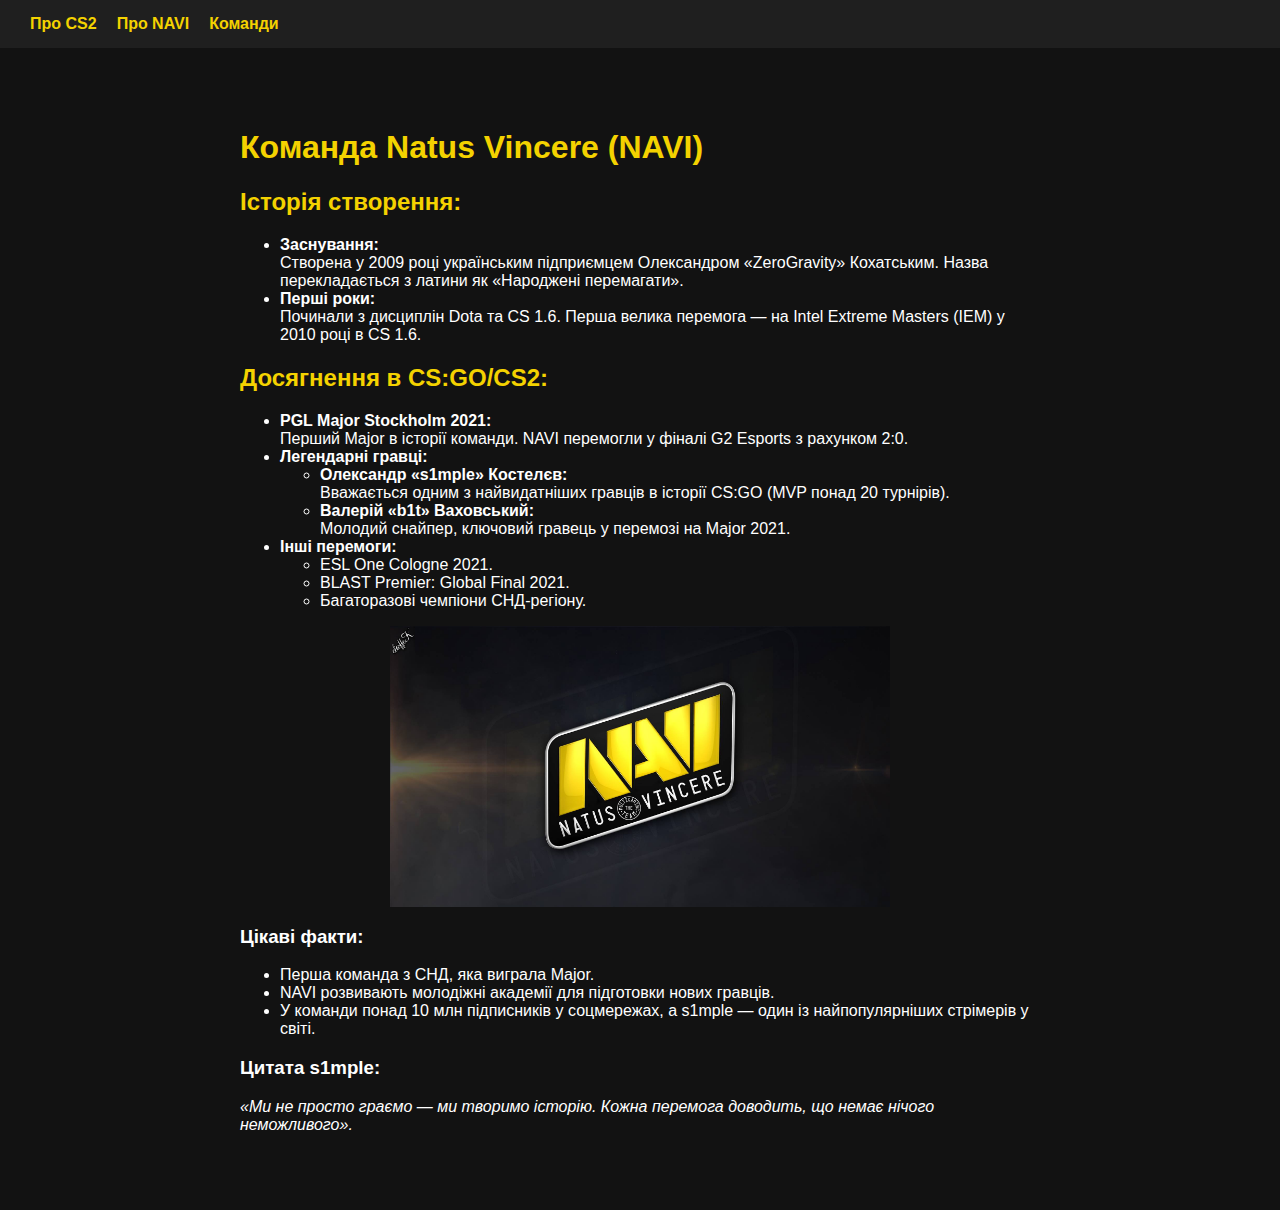
<file: index.html>
<!DOCTYPE html>
<html lang="uk">
    <head>
        <meta charset="UTF-8" />
        <title>Про NAVI</title>
        <link rel="stylesheet" href="style.css" />
    </head>
    <body>
        <header>
            <nav>
                <ul>
                    <li><a href="cs2.html">Про CS2</a></li>
                    <li><a href="index.html">Про NAVI</a></li>

                    <li><a href="teams.html">Команди</a></li>
                </ul>
            </nav>
        </header>

        <main class="section">
            <h1>Команда Natus Vincere (NAVI)</h1>
            <h2>Історія створення:</h2>
            <ul>
                <li>
                    <div class="li__title">Заснування:</div>
                    Створена у 2009 році українським підприємцем Олександром «ZeroGravity»
                    Кохатським. Назва перекладається з латини як «Народжені перемагати».
                </li>
                <li>
                    <div class="li__title">Перші роки:</div>
                    Починали з дисциплін Dota та CS 1.6. Перша велика перемога — на Intel Extreme
                    Masters (IEM) у 2010 році в CS 1.6.
                </li>
            </ul>
            <h2>Досягнення в CS:GO/CS2:</h2>
            <ul>
                <li>
                    <div class="li__title">PGL Major Stockholm 2021:</div>
                    Перший Major в історії команди. NAVI перемогли у фіналі G2 Esports з рахунком
                    2:0.
                </li>
                <li>
                    <div class="li__title">Легендарні гравці:</div>
                    <ul>
                        <li>
                            <div class="li__title">Олександр «s1mple» Костелєв:</div>
                            Вважається одним з найвидатніших гравців в історії CS:GO (MVP понад 20
                            турнірів).
                        </li>
                        <li>
                            <div class="li__title">Валерій «b1t» Ваховський:</div>
                            Молодий снайпер, ключовий гравець у перемозі на Major 2021.
                        </li>
                    </ul>
                </li>
                <li>
                    <div class="li__title">Інші перемоги:</div>
                    <ul>
                        <li>ESL One Cologne 2021.</li>
                        <li>BLAST Premier: Global Final 2021.</li>
                        <li>Багаторазові чемпіони СНД-регіону.</li>
                    </ul>
                </li>
            </ul>

            <img class="navi__img" src="/images/navi.jpg" alt="" />
            <h3>Цікаві факти:</h3>
            <ul>
                <li>Перша команда з СНД, яка виграла Major.</li>
                <li>NAVI розвивають молодіжні академії для підготовки нових гравців.</li>
                <li>
                    У команди понад 10 млн підписників у соцмережах, а s1mple — один із
                    найпопулярніших стрімерів у світі.
                </li>
            </ul>
            <h3>Цитата s1mple:</h3>
            <p class="quote">
                «Ми не просто граємо — ми творимо історію. Кожна перемога доводить, що немає нічого
                неможливого».
            </p>
        </main>
        <script src="/script.js"></script>
    </body>
</html>
</file>
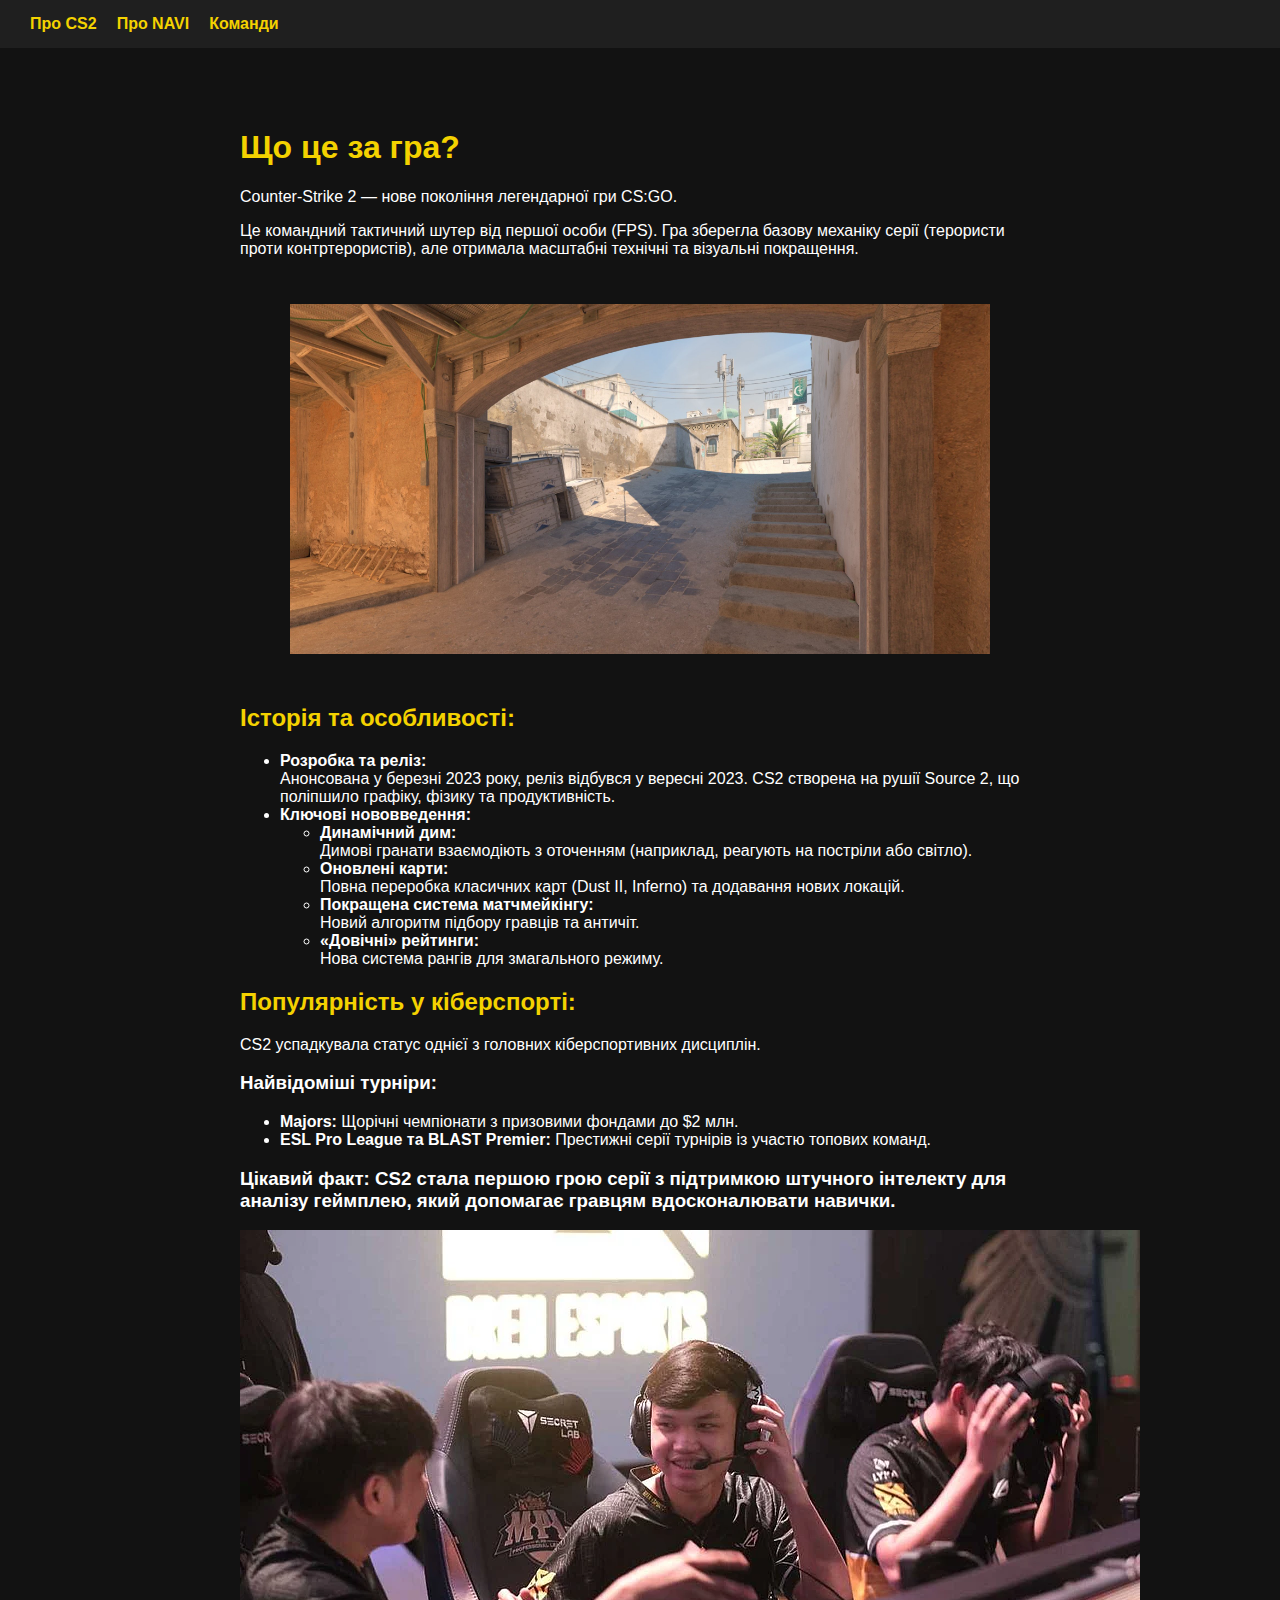
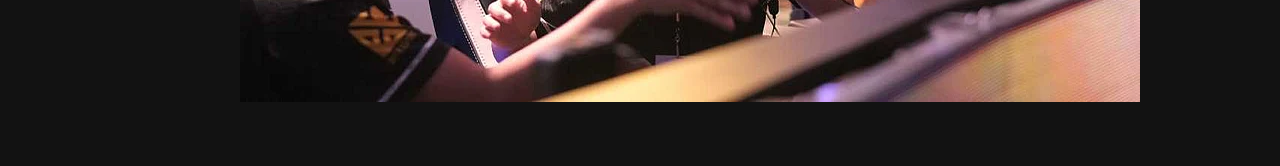
<file: cs2.html>
<!DOCTYPE html>
<html lang="uk">
    <head>
        <meta charset="UTF-8" />
        <title>Про CS2</title>
        <link rel="stylesheet" href="style.css" />
    </head>
    <body>
        <header>
            <nav>
                <ul>
                    <li><a href="cs2.html">Про CS2</a></li>
                    <li><a href="index.html">Про NAVI</a></li>

                    <li><a href="teams.html">Команди</a></li>
                </ul>
            </nav>
            <div class="burger">
                <span class="burger__bar"></span>
            </div>
        </header>

        <main class="section">
            <h1>Що це за гра?</h1>
            <p>Counter-Strike 2 — нове покоління легендарної гри CS:GO.</p>
            <p>
                Це командний тактичний шутер від першої особи (FPS). Гра зберегла базову механіку
                серії (терористи проти контртерористів), але отримала масштабні технічні та
                візуальні покращення.
            </p>
            <div class="image__cs2"><img src="/images/mapscreenshot.jpg" alt="" /></div>
            <h2>Історія та особливості:</h2>
            <ul>
                <li>
                    <div class="li__title">Розробка та реліз:</div>
                    Анонсована у березні 2023 року, реліз відбувся у вересні 2023. CS2 створена на
                    рушії Source 2, що поліпшило графіку, фізику та продуктивність.
                </li>
                <li>
                    <div class="li__title">Ключові нововведення:</div>
                    <ul>
                        <li>
                            <div class="li__title">Динамічний дим:</div>
                            Димові гранати взаємодіють з оточенням (наприклад, реагують на постріли
                            або світло).
                        </li>
                        <li>
                            <div class="li__title">Оновлені карти:</div>
                            Повна переробка класичних карт (Dust II, Inferno) та додавання нових
                            локацій.
                        </li>
                        <li>
                            <div class="li__title">Покращена система матчмейкінгу:</div>
                            Новий алгоритм підбору гравців та античіт.
                        </li>
                        <li>
                            <div class="li__title">«Довічні» рейтинги:</div>
                            Нова система рангів для змагального режиму.
                        </li>
                    </ul>
                </li>
            </ul>
            <h2>Популярність у кіберспорті:</h2>
            <p>CS2 успадкувала статус однієї з головних кіберспортивних дисциплін.</p>
            <h3>Найвідоміші турніри:</h3>
            <ul>
                <li>
                    <span class="li__title">Majors:</span>
                    Щорічні чемпіонати з призовими фондами до $2 млн.
                </li>
                <li>
                    <span class="li__title">ESL Pro League та BLAST Premier:</span>
                    Престижні серії турнірів із участю топових команд.
                </li>
            </ul>
            <h3>
                Цікавий факт: CS2 стала першою грою серії з підтримкою штучного інтелекту для
                аналізу геймплею, який допомагає гравцям вдосконалювати навички.
            </h3>
            <img src="/images/cybersport.webp" alt="" />
        </main>
        <script src="/script.js"></script>
    </body>
</html>
</file>
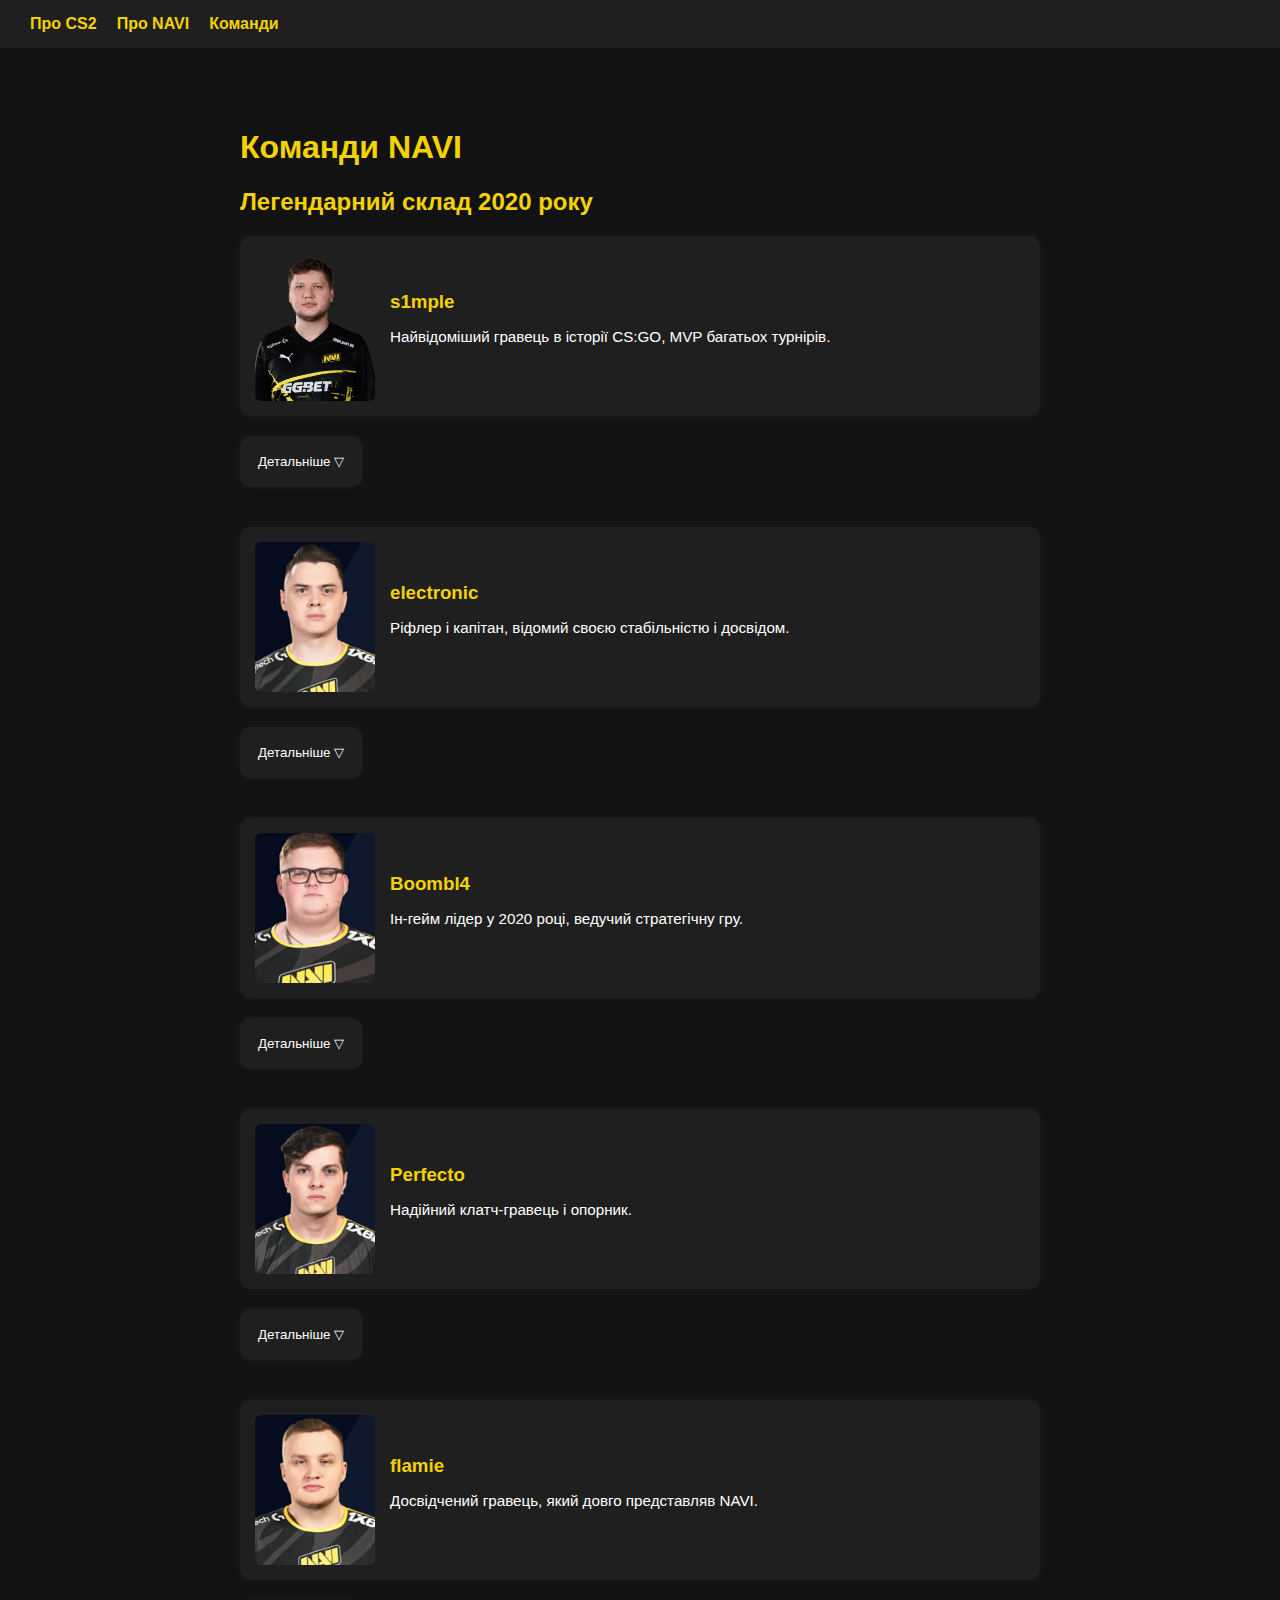
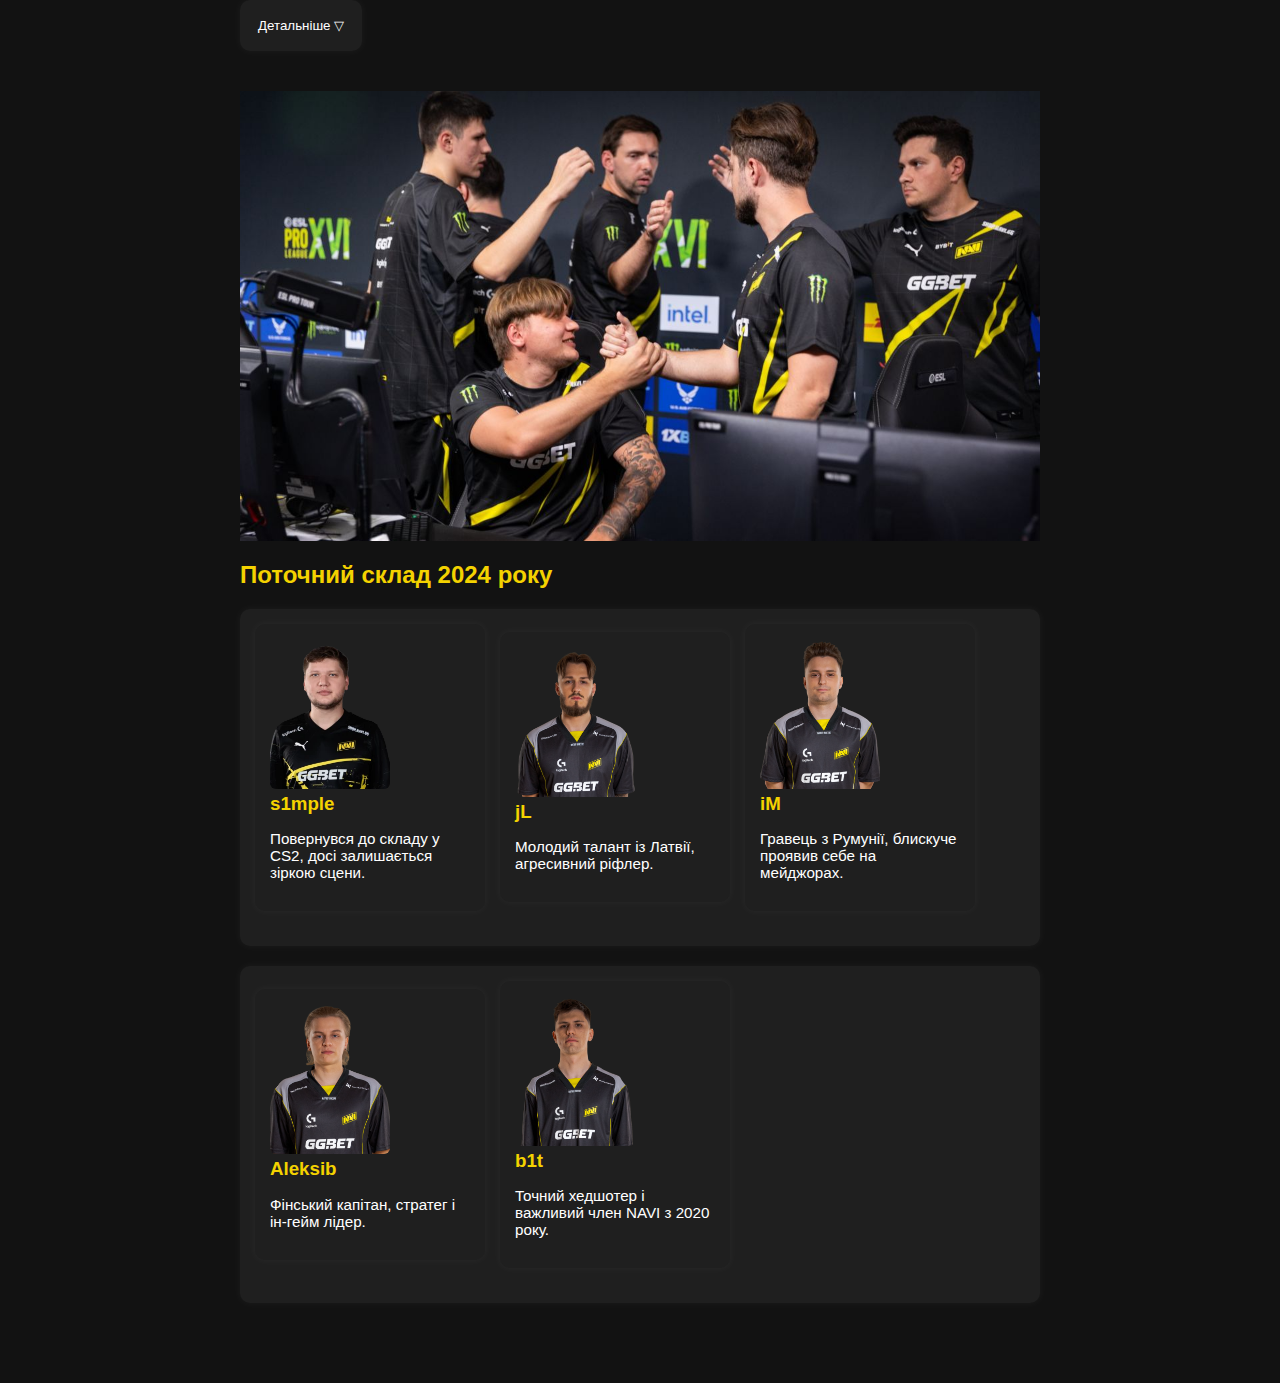
<file: teams.html>
<!DOCTYPE html>
<html>
    <head>
        <meta charset="UTF-8" />
        <title>NAVI</title>
        <link rel="stylesheet" href="style.css" />
    </head>
    <body>
        <header>
            <nav>
                <ul>
                    <li><a href="cs2.html">Про CS2</a></li>
                    <li><a href="index.html">Про NAVI</a></li>

                    <li><a href="teams.html">Команди</a></li>
                </ul>
            </nav>
        </header>

        <main class="section">
            <h1>Команди NAVI</h1>

            <h2>Легендарний склад 2020 року</h2>
            <div class="players">
                <div class="player-card-horizontal">
                    <img src="images/S1mple2.png" alt="s1mple" />
                    <div class="player-info">
                        <h3>s1mple</h3>
                        <p>Найвідоміший гравець в історії CS:GO, MVP багатьох турнірів.</p>
                    </div>
                </div>
                <button class="accordion">Детальніше ▽</button>
                <div class="panel">
                    <p>
                        <span class="li__title">Олександр Костелєв</span> (нар. 2 жовтня 1997 року,
                        Київ, Україна) — український кіберспортсмен, один з найкращих професійних
                        гравців у Counter-Strike: Global Offensive (CS:GO) та Counter-Strike 2
                        (CS2). Відомий під ніком s1mple, він став іконою світового кіберспорту
                        завдяки неймовірній майстерності, агресивному стилю гри та численним
                        перемогам у топових турнірах.
                    </p>
                    <h3>Кар’єра</h3>
                    <ul>
                        <li>
                            <span class="li__title">2014</span>
                            – почав професійну кар’єру в команді LAN DODGERS, але швидко привернув
                            увагу своїми навичками.
                        </li>
                        <li>
                            <span class="li__title">2016</span> – приєднався до Natus Vincere
                            (NAVI), де став основним снайпером (AWPer).
                        </li>
                        <li>
                            <span class="li__title">2018</span> – визнаний найкращим гравцем року за
                            версією HLTV.
                        </li>
                        <li>
                            <span class="li__title">2021</span> – допоміг NAVI виграти PGL Major
                            Stockholm, перший Major в історії команди.
                        </li>
                        <li>
                            <span class="li__title">2022</span> – вдруге став №1 у світі за версією
                            HLTV.
                        </li>
                        <li>
                            <span class="li__title">2023-2025</span> – продовжує домінувати в CS2,
                            залишаючись одним із найвпливовіших гравців у світі
                        </li>
                    </ul>
                    <div class="quote">
                        «Я завжди хотів бути найкращим. І зараз я знаю – немає меж для досконалості»
                        (s1mple).
                    </div>
                </div>
                <div class="player-card-horizontal">
                    <img src="images/electronic2.png" alt="electronic" />
                    <div class="player-info">
                        <h3>electronic</h3>
                        <p>Ріфлер і капітан, відомий своєю стабільністю і досвідом.</p>
                    </div>
                </div>
                <button class="accordion">Детальніше ▽</button>
                <div class="panel">
                    <p>
                        <span class="li__title">Денис Шаріпов </span> (нар. 2 вересня 1998 року,
                        Росія) – професійний кіберспортсмен, який виступає за Natus Vincere (NAVI) у
                        Counter-Strike 2 (CS2). Відомий під ніком electroNic, він є одним із
                        найкращих ігрових лідерів (IGL) та ріфлерів у світі, відзначаючись
                        стабільністю та високою майстерністю.
                    </p>
                    <h3>Кар’єра</h3>
                    <ul>
                        <li>
                            <span class="li__title">2016</span>
                            – почав професійну кар’єру в невеликих командах, таких як Evolution та
                            Team Spirit.
                        </li>
                        <li>
                            <span class="li__title">2017</span> – приєднався до NAVI, де швидко став
                            основним гравцем.
                        </li>
                        <li>
                            <span class="li__title">2018-2021</span> – успішно виступав у складі
                            NAVI, допомагаючи команді досягати високих результатів.
                        </li>
                        <li>
                            <span class="li__title">2021</span> – разом із NAVI виграв PGL Major
                            Stockholm, свій перший Major.
                        </li>
                        <li>
                            <span class="li__title">2022</span> – після повномасштабного вторгнення
                            РФ в Україну переїхав до Сербії, продовжуючи грати за NAVI.
                        </li>
                        <li>
                            <span class="li__title">2023-2025</span> – перейшов на роль капітана
                            (IGL) після відходу Boombl4, демонструючи лідерські якості.
                        </li>
                    </ul>
                    <div class="quote">
                        «Головне – вірити в себе навіть у найскладніші моменти. Саме так
                        народжуються перемоги» (electroNic).
                    </div>
                </div>
                <div class="player-card-horizontal">
                    <img src="images/Boom4ch2.png" alt="Boombl4" />
                    <div class="player-info">
                        <h3>Boombl4</h3>
                        <p>Ін-гейм лідер у 2020 році, ведучий стратегічну гру.</p>
                    </div>
                </div>
                <button class="accordion">Детальніше ▽</button>
                <div class="panel">
                    <p>
                        <span class="li__title">Кирилл Михайлов </span> (нар. 20 квітня 1998 року,
                        Росія) – колишній професійний кіберспортсмен, екс-капітан Natus Vincere
                        (NAVI) у Counter-Strike: Global Offensive (CS:GO). Відомий під ніком
                        Boombl4, він був одним із найкращих ігрових лідерів (IGL) у світі, який
                        привів NAVI до перемоги на PGL Major Stockholm 2021.
                    </p>
                    <h3>Кар’єра</h3>
                    <ul>
                        <li>
                            <span class="li__title">2016-2018</span>
                            – почав кар’єру в російських командах, таких як AVANGAR та Winstrike.
                        </li>
                        <li>
                            <span class="li__title">2019</span> – приєднався до NAVI, де швидко став
                            основним гравцем і капітаном.
                        </li>

                        <li>
                            <span class="li__title">2021</span> – привів NAVI до перемоги на PGL
                            Major Stockholm, першого Major в історії команди.
                        </li>
                        <li>
                            <span class="li__title">2022</span> – був виключений з NAVI через
                            російське вторгнення в Україну та політичні причини.
                        </li>
                        <li>
                            <span class="li__title">2023-2024</span> – тимчасово виступав за 1WIN,
                            але не досягнув колишніх висот.
                        </li>
                    </ul>
                    <div class="quote">
                        «У кіберспорті, як і в житті, головне – вірити в свою команду» (Boombl4).
                    </div>
                </div>
                <div class="player-card-horizontal">
                    <img src="images/Perfecto2.png" alt="Perfecto" />
                    <div class="player-info">
                        <h3>Perfecto</h3>
                        <p>Надійний клатч-гравець і опорник.</p>
                    </div>
                </div>
                <button class="accordion">Детальніше ▽</button>
                <div class="panel">
                    <p>
                        <span class="li__title">Ігор Васютін</span> (нар. 24 вересня 2000 року,
                        Росія) — професійний кіберспортсмен, колишній гравець Natus Vincere (NAVI) у
                        Counter-Strike: Global Offensive (CS:GO). Відомий під ніком Perfecto, він
                        прославився як один із найкращих плеємейкерів і клемш-майстрів у світі, який
                        допоміг NAVI досягнути вершини кіберспорту.
                    </p>
                    <h3>Кар’єра</h3>
                    <ul>
                        <li>
                            <span class="li__title">2018-19</span>
                            – почав кар'єру в російських командах Gambit Youngsters та Syman Gaming
                        </li>
                        <li>
                            <span class="li__title">2020</span> – приєднався до NAVI як заміна для
                            GuardiaN, швидко став ключовим гравцем
                        </li>

                        <li>
                            <span class="li__title">2021</span> – разом з NAVI виграв PGL Major
                            Stockholm, ставши чемпіоном світу
                        </li>
                        <li>
                            <span class="li__title">2022</span> – покинув NAVI через російське
                            вторгнення в Україну
                        </li>
                        <li>
                            <span class="li__title">2023-2025</span> – виступає за міжнародний склад
                            Cloud9
                        </li>
                    </ul>
                    <div class="quote">
                        «Головне — вірити в себе до останнього. Навіть коли ніхто не вірить»
                        (Perfecto)
                    </div>
                </div>
                <div class="player-card-horizontal">
                    <img src="images/flamie2.png" alt="flamie" />
                    <div class="player-info">
                        <h3>flamie</h3>
                        <p>Досвідчений гравець, який довго представляв NAVI.</p>
                    </div>
                </div>
                <button class="accordion">Детальніше ▽</button>
                <div class="panel">
                    <p>
                        <span class="li__title">Егор Васильєв</span> (нар. 5 квітня 1997 року,
                        Росія) – колишній професійний кіберспортсмен, який провів 6 років у складі
                        Natus Vincere (NAVI) у Counter-Strike: Global Offensive (CS:GO). Відомий під
                        ніком flamie, він був ключовим гравцем у золоту добу команди, відзначаючись
                        неймовірною стабільністю та універсальністю.
                    </p>
                    <h3>Кар’єра</h3>
                    <ul>
                        <li>
                            <span class="li__title">2012-2014</span>
                            – почав кар'єру в російських командах Aces та dAT Team
                        </li>
                        <li>
                            <span class="li__title">2015</span>
                            – приєднався до NAVI, де швидко став основним гравцем
                        </li>

                        <li>
                            <span class="li__title">2016</span>
                            – допоміг команді виграти ESL One New York 2016
                        </li>
                        <li>
                            <span class="li__title">2018</span> – досяг фіналу FACEIT Major London
                            2018.
                        </li>
                        <li>
                            <span class="li__title">2020</span> – став переможцем IEM Katowice 2020
                        </li>
                        <li>
                            <span class="li__title">2021</span> – покинув основний склад NAVI,
                            перейшовши у статус запасного гравця
                        </li>
                        <li>
                            <span class="li__title">2022</span> – офіційно завершив професійну
                            кар'єру
                        </li>
                    </ul>
                    <div class="quote">
                        «Найважливіше в кіберспорті – це віра в команду. Разом ми сила» (flamie).
                    </div>
                </div>
            </div>
            <img class="navi__ph" src="./images/naviph.jpg" alt="" />
            <h2>Поточний склад 2024 року</h2>
            <div class="padding__delete">
                <div class="player-card-horizontal">
                    <div class="player-card-horizontal">
                        <div class="player-card">
                            <img src="images/S1mple2.png" alt="s1mple" />
                            <div class="player-info">
                                <h3>s1mple</h3>
                                <p>Повернувся до складу у CS2, досі залишається зіркою сцени.</p>
                            </div>
                        </div>
                    </div>
                    <div class="player-card-horizontal">
                        <div class="player-card">
                            <img src="images/jL2.png" alt="jL" />
                            <div class="player-info">
                                <h3>jL</h3>
                                <p>Молодий талант із Латвії, агресивний ріфлер.</p>
                            </div>
                        </div>
                    </div>
                    <div class="player-card-horizontal">
                        <div class="player-card">
                            <img src="images/iM2.png" alt="iM" />
                            <div class="player-info">
                                <h3>iM</h3>
                                <p>Гравець з Румунії, блискуче проявив себе на мейджорах.</p>
                            </div>
                        </div>
                    </div>
                </div>
                <div class="player-card-horizontal">
                    <div class="player-card-horizontal">
                        <div class="player-card">
                            <img src="images/Aleksib2.png" alt="Aleksib" />
                            <div class="player-info">
                                <h3>Aleksib</h3>
                                <p>Фінський капітан, стратег і ін-гейм лідер.</p>
                            </div>
                        </div>
                    </div>
                    <div class="player-card-horizontal">
                        <div class="player-card">
                            <img src="images/b1t2.png" alt="b1t" />
                            <div class="player-info">
                                <h3>b1t</h3>
                                <p>Точний хедшотер і важливий член NAVI з 2020 року.</p>
                            </div>
                        </div>
                    </div>
                </div>
            </div>
        </main>
        <script src="/script.js"></script>
    </body>
</html>
</file>
<file: style.css>
body {
    margin: 0;
    font-family: "Segoe UI", sans-serif;
    background-color: #121212;
    color: #fff;
}

header {
    background-color: #1f1f1f;
    padding: 15px 30px;
    display: flex;
}

nav ul {
    list-style: none;
    display: flex;
    justify-content: center;
    gap: 20px;
    margin: 0;
    padding: 0;
}

nav a {
    color: #f4d200;
    text-decoration: none;
    font-weight: bold;
}

nav a:hover {
    text-decoration: underline;
}

.section {
    padding: 60px 20px;
    max-width: 800px;
    margin: auto;
}

.li__title {
    font-weight: 700;
}

h1,
h2 {
    color: #f4d200;
}
.player-card-horizontal {
    display: flex;
    background-color: #1f1f1f;
    border-radius: 10px;
    margin-bottom: 20px;
    padding: 15px;
    gap: 15px;
    align-items: center;
    box-shadow: 0 0 10px rgba(255, 255, 255, 0.05);
}

.player-card-horizontal img {
    width: 120px;
    height: 150px;
    object-fit: cover;
    border-radius: 6px;
}

.player-info h3 {
    color: #f4d200;
    margin: 0;
    margin-bottom: 8px;
}

.player-info p {
    font-size: 0.95em;
}
.player-card {
    color: #f4d200;
    max-width: 200px;
}
.player-info {
    color: #fff;
}

.image__cs2 img {
    padding-top: 30px;
    padding-bottom: 30px;
    display: block;
    margin-left: auto;
    margin-right: auto;
    max-width: 700px;
}

.navi__img {
    display: block;
    margin: 0 auto;
    max-width: 500px;
}
.navi__ph {
    display: block;
    margin: 0 auto;
    max-width: 800px;
}
.quote {
    font-style: italic;
}
.accordion {
    background-color: #1f1f1f;
    border-radius: 10px;
    color: white;
    align-items: center;
    box-shadow: 0 0 10px rgba(255, 255, 255, 0.05);
    cursor: pointer;
    padding: 18px;
    max-width: 200px;
    text-align: left;
    border: none;
    outline: none;
    transition: 0.4s;
    margin-bottom: 20px;
}
.active,
.accordion:hover {
    background-color: #9e9e9e;
}
.panel {
    color: #121212;
    padding: 0 18px;
    background-color: #1f1f1f;
    border-radius: 10px;
    color: white;
    max-height: 0;
    overflow: hidden;
    transition: max-height 0.2s ease-out;
    margin-bottom: 20px;
}
.padding__delete {
    padding-left: 0;
    padding-right: 0;
    margin-bottom: 0;
}
.burger {
    display: none;
}
@media screen and (max-width: 1023px) {
    .burger {
        display: block;
        position: relative;
        width: 50px;
        height: 50px;
        margin-left: auto;
        cursor: pointer;
    }
    .burger__bar {
        background-color: #ffe100;
        width: 50px;
        height: 6px;
        position: absolute;
        top: 50%;
        left: 50%;
        -webkit-transform: translate(-50%, -50%);
        transform: translate(-50%, -50%);
        -webkit-transition: 0.3s;
        transition: 0.3s;
    }
    .burger__bar::before {
        background-color: #ffe100;
        content: "";
        width: 50px;
        height: 6px;
        position: absolute;
        top: -16px;
        -webkit-transition: 0.3s;
        transition: 0.3s;
        left: 0;
    }
    .burger__bar::after {
        background-color: #ffe100;
        content: "";
        width: 50px;
        height: 6px;
        position: absolute;
        top: 16px;
        left: 0;
        -webkit-transition: 0.3s;
        transition: 0.3s;
    }
    .burger.active .burger__bar {
        background-color: rgba(0, 0, 0, 0);
        -webkit-transition: 0.3s;
        transition: 0.3s;
    }
    .burger.active .burger__bar::before {
        -webkit-transform: rotate(45deg);
        transform: rotate(45deg);
        top: 0;
        background-color: #ffe100;
        border-radius: 5px;
        width: 30px;
        left: 10px;
    }
    .burger.active .burger__bar::after {
        top: 0;
        border-radius: 5px;
        width: 30px;
        left: 10px;
        background-color: #ffe100;
        -webkit-transform: rotate(-45deg);
        transform: rotate(-45deg);
    }
}
@media screen and (max-width: 1023px) {
    .header {
        border: none;
        position: fixed;
        width: 100vw;
        height: 100vh;
        background-color: #fff;
        left: 0;
        top: 0;
        -webkit-transform: translateX(100vw);
        transform: translateX(100vw);
        -webkit-transition: 0.3s;
        transition: 0.3s;
        padding-right: 70px;
        padding-left: 28px;
        padding-top: 50px;
    }
    .header.active {
        -webkit-transform: translateX(0);
        transform: translateX(0);
    }
    .header__link {
        padding: 0;
        font-size: 34px;
    }
    header {
        padding-top: 50px;
    }
    .header-list {
        -webkit-box-orient: vertical;
        -webkit-box-direction: normal;
        -ms-flex-direction: column;
        flex-direction: column;
        gap: 68px;
    }
}
</file>
